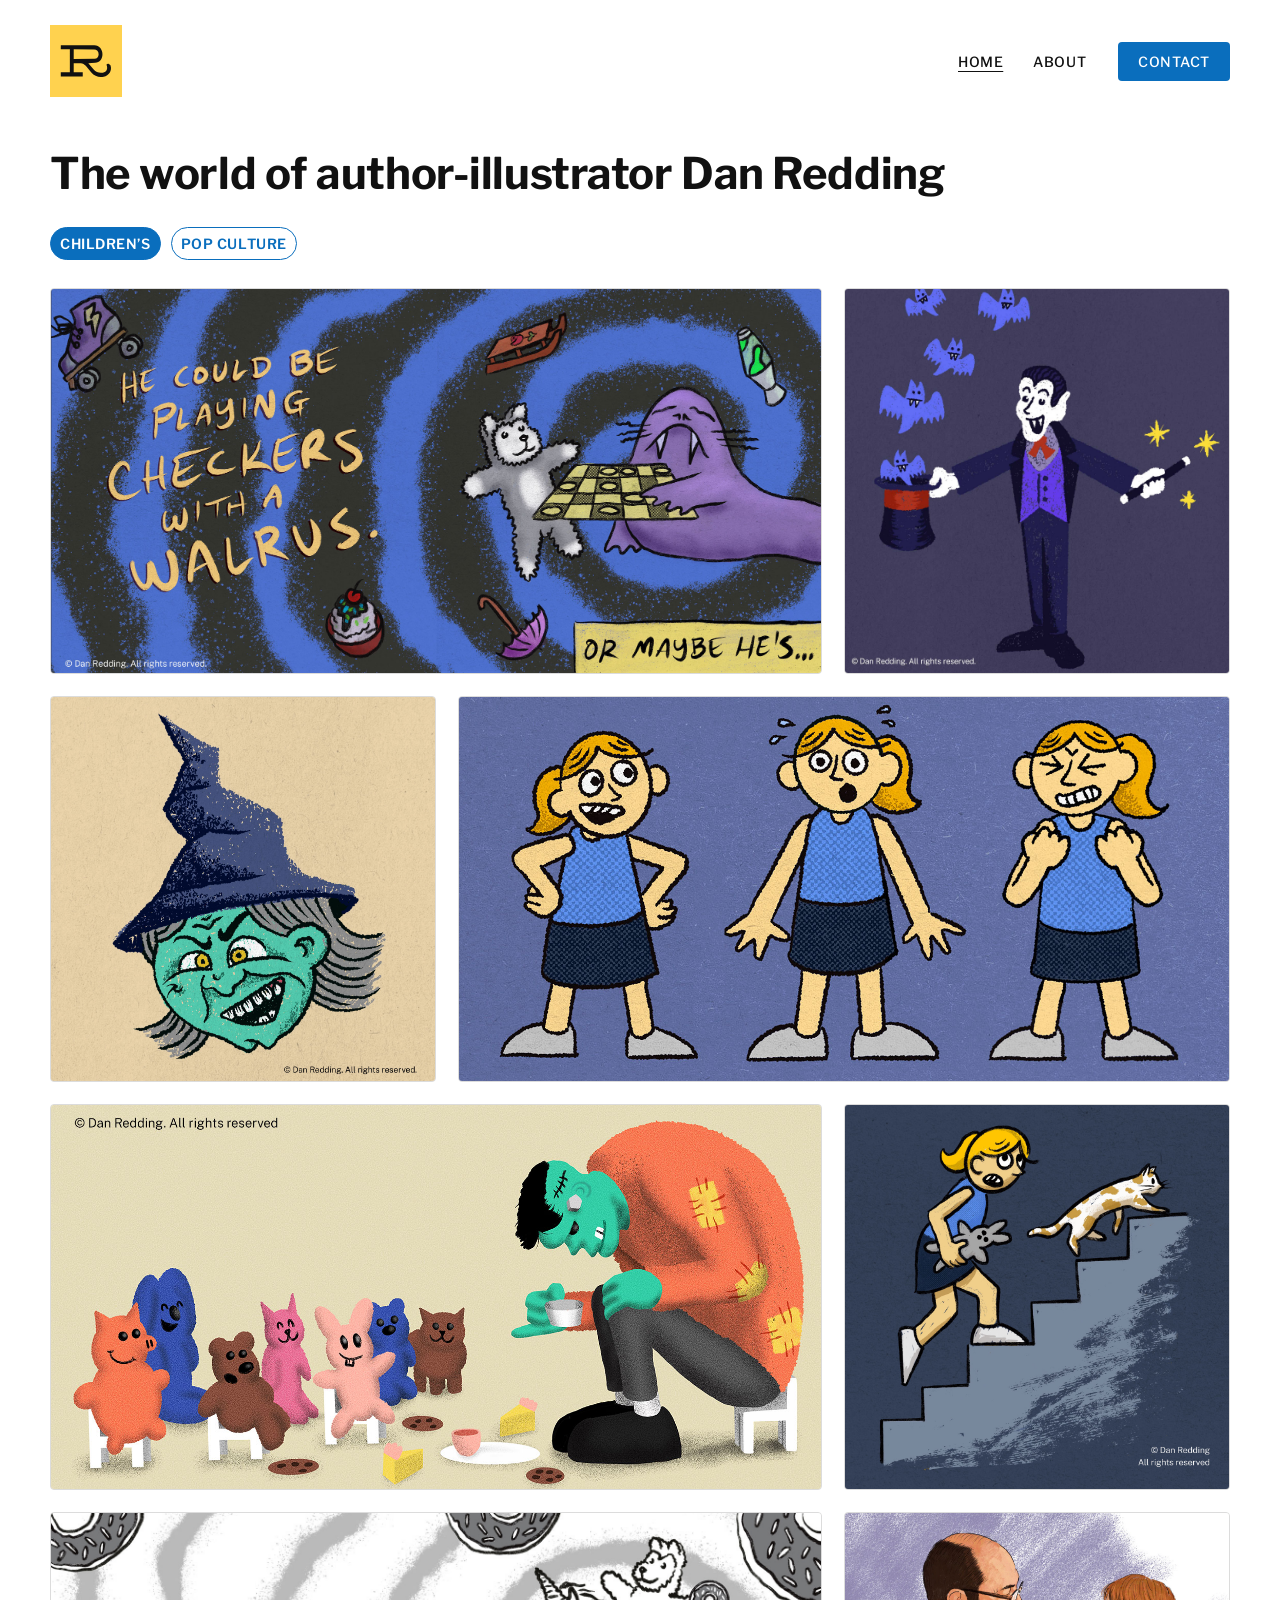
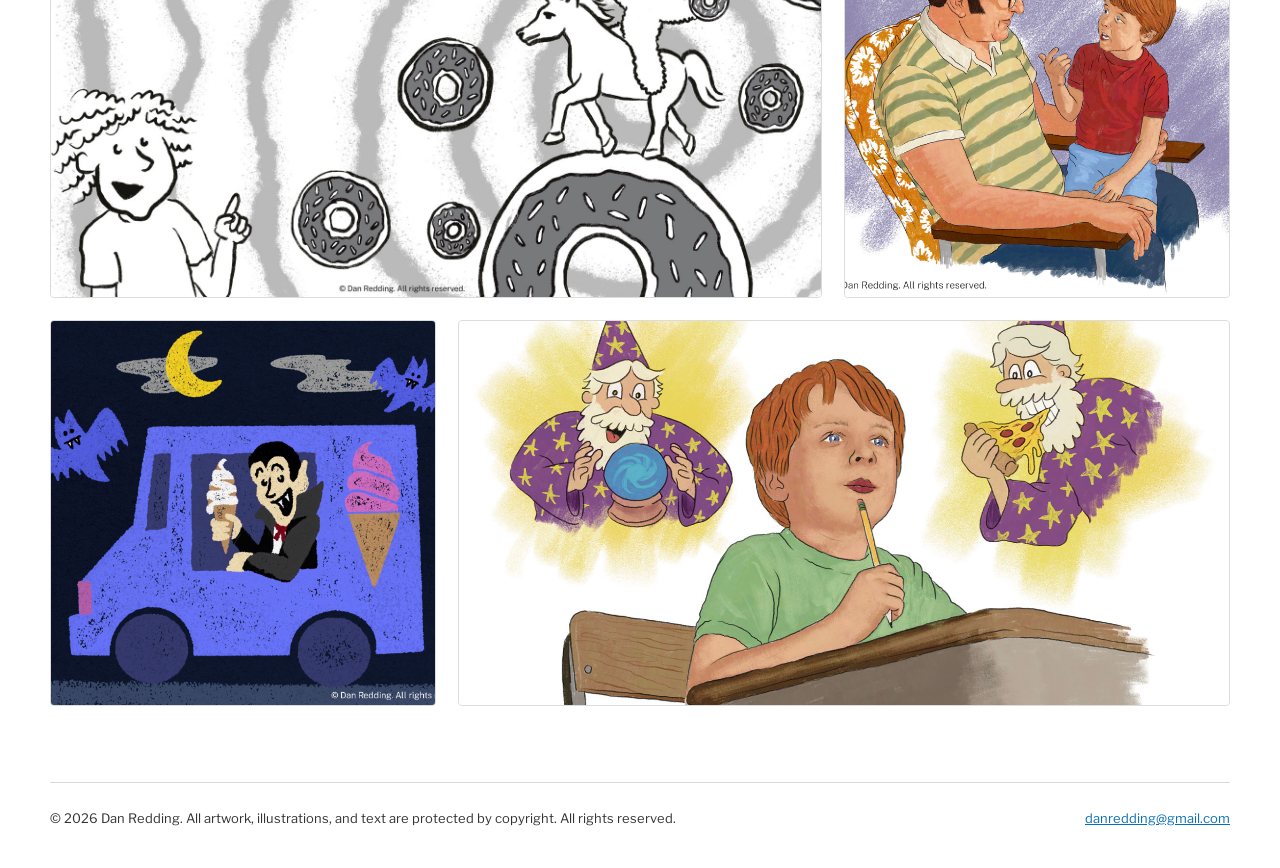
<file: index.html>
<!DOCTYPE html>
<html lang="en">
<head>
  <!-- Google tag (gtag.js) -->
  <script async src="https://www.googletagmanager.com/gtag/js?id=G-79E406EWGZ"></script>
  <script>
    window.dataLayer = window.dataLayer || [];
    function gtag(){dataLayer.push(arguments);}
    gtag('js', new Date());

    gtag('config', 'G-79E406EWGZ');
  </script>
  <meta charset="utf-8">
  <meta name="viewport" content="width=device-width, initial-scale=1">
  <title>Dan Redding | Author and Illustrator</title>
  <meta name="description" content="Dan Redding is a children's book author and illustrator. Browse his illustration portfolio, featuring original children's book artwork and character illustrations.">
  <meta name="robots" content="index, follow, noai, noimageai">
  <link rel="canonical" href="https://danredding.com/">
  <link rel="icon" type="image/png" href="uploads/favicon.png">
  <link rel="icon" type="image/svg+xml" href="uploads/logo.svg">
  <meta property="og:title" content="Dan Redding | Author and Illustrator">
  <meta property="og:description" content="Children's book illustration and character work by author-illustrator Dan Redding.">
  <meta property="og:url" content="https://danredding.com/">
  <meta property="og:type" content="website">
  <meta property="og:image" content="https://danredding.com/uploads/milo.jpg">
  <link rel="preconnect" href="https://fonts.googleapis.com">
  <link rel="preconnect" href="https://fonts.gstatic.com" crossorigin>
  <link href="https://fonts.googleapis.com/css2?family=Libre+Franklin:wght@400;500;600;700;800&display=swap" rel="stylesheet">
  <link rel="stylesheet" href="styles.css">
</head>
<body>
  <div class="wrap">
    <header class="site-header">
      <a class="logo" href="index.html" aria-label="Dan Redding, home"><img src="uploads/logo.svg" alt="Dan Redding" width="72" height="72"></a>
      <button class="menu-toggle" aria-label="Menu" aria-expanded="false" aria-controls="site-nav"><span></span><span></span><span></span></button>
      <nav class="nav" id="site-nav" aria-label="Main">
        <a href="index.html" aria-current="page">Home</a>
        <a href="about.html">About</a>
        <a class="btn" href="mailto:danredding@gmail.com">Contact</a>
      </nav>
    </header>

    <main>
      <h1 class="page-title">The world of author-illustrator Dan Redding</h1>

      <div class="pills" role="tablist" aria-label="Portfolio category">
        <button class="pill" role="tab" id="tab-childrens" aria-controls="panel-childrens" aria-selected="true">Children’s</button>
        <button class="pill" role="tab" id="tab-portraits" aria-controls="panel-portraits" aria-selected="false" tabindex="-1">Pop Culture</button>
      </div>

      <section class="gallery" id="panel-childrens" role="tabpanel" aria-labelledby="tab-childrens">
        <div class="row">
          <button class="tile wide" data-full="uploads/milo.jpg"><img src="uploads/milo.jpg" alt="Children's book spread by Dan Redding of a fluffy white creature playing checkers with a purple walrus" width="2000" height="999"><span class="cap">Milo – Book Spread 1</span></button>
          <button class="tile" data-full="uploads/Magician.jpg"><img src="uploads/Magician.jpg" alt="Illustration by Dan Redding of a vampire magician pulling bats out of a top hat" width="1800" height="1800" loading="lazy"><span class="cap">Abracadabra!</span></button>
        </div>
        <div class="row flip">
          <button class="tile" data-full="uploads/witch.jpg"><img src="uploads/witch.jpg" alt="Illustration by Dan Redding of a grinning green witch in a pointed hat" width="1363" height="1363" loading="lazy"><span class="cap">Witch</span></button>
          <button class="tile wide" data-full="uploads/Character.jpg"><img src="uploads/Character.jpg" alt="Character study by Dan Redding of a girl with pigtails in three expressions" width="1500" height="921" loading="lazy"><span class="cap">Character Study</span></button>
        </div>
        <div class="row">
          <button class="tile wide" data-full="uploads/frankenstein.jpg"><img src="uploads/frankenstein.jpg" alt="Children's book illustration by Dan Redding of Frankenstein's monster sharing tea with a row of stuffed animals" width="1500" height="750" loading="lazy"><span class="cap">Frank and Friends</span></button>
          <button class="tile" data-full="uploads/stairs.jpg"><img src="uploads/stairs.jpg" alt="Children's book illustration by Dan Redding of a girl chasing a cat up a staircase while holding a stuffed rabbit" width="1200" height="1200" loading="lazy"><span class="cap">Stairs</span></button>
        </div>
        <div class="row">
          <button class="tile wide" data-full="uploads/spread.jpg"><img src="uploads/spread.jpg" alt="Black-and-white children's book spread by Dan Redding of a curly-haired kid pointing at a teddy bear riding a unicorn across a giant donut, with donuts floating all around" width="2000" height="1000" loading="lazy"><span class="cap">Book Spread – Dummy Sketch</span></button>
          <button class="tile" data-full="uploads/grandpa.jpg"><img src="uploads/grandpa.jpg" alt="Illustration by Dan Redding of a young red-haired boy sitting on his grandfather's lap in an armchair, talking with his hands" width="1585" height="1438" loading="lazy"><span class="cap">Grandpa</span></button>
        </div>
        <div class="row flip">
          <button class="tile" data-full="uploads/dracula.jpg"><img src="uploads/dracula.jpg" alt="Illustration by Dan Redding of Dracula driving an ice cream truck at night" width="1400" height="1134" loading="lazy"><span class="cap">Ice Scream</span></button>
          <button class="tile wide" data-full="uploads/desk.jpg"><img src="uploads/desk.jpg" alt="Children's book illustration by Dan Redding of a boy daydreaming about wizards at his school desk" width="1500" height="1336" loading="lazy" style="object-position:50% 30%"><span class="cap">Children's Book Project</span></button>
        </div>
      </section>

      <section class="gallery portraits" id="panel-portraits" role="tabpanel" aria-labelledby="tab-portraits" hidden>
        <div class="prow">
          <button class="tile" data-full="uploads/beastie-boys.jpg" style="--ar:1.849"><img src="uploads/beastie-boys.jpg" alt="Portrait illustration by Dan Redding of the Beastie Boys in front of a teal brick wall" width="1640" height="887" loading="lazy"><span class="cap">Beastie Boys</span></button>
          <button class="tile" data-full="uploads/kool-moe-dee.jpg" style="--ar:1.296"><img src="uploads/kool-moe-dee.jpg" alt="Portrait illustration by Dan Redding of Kool Moe Dee in a white cap and dark sunglasses" width="1458" height="1125" loading="lazy"><span class="cap">Kool Moe Dee</span></button>
        </div>
        <div class="prow">
          <button class="tile" data-full="uploads/metallica-dan-redding.jpg" style="--ar:1.500"><img src="uploads/metallica-dan-redding.jpg" alt="Illustration by Dan Redding of Metallica's singer and guitarist performing" width="1200" height="800" loading="lazy"><span class="cap">Metallica</span></button>
          <button class="tile" data-full="uploads/men-i-trust.jpg" style="--ar:1.614"><img src="uploads/men-i-trust.jpg" alt="Portrait illustration by Dan Redding of the band Men I Trust against a blue background" width="1440" height="892" loading="lazy"><span class="cap">Men I Trust</span></button>
        </div>
        <div class="prow">
          <button class="tile" data-full="uploads/nirvana.jpg" style="--ar:1.478"><img src="uploads/nirvana.jpg" alt="Portrait illustration by Dan Redding of the three members of Nirvana" width="1596" height="1080" loading="lazy"><span class="cap">Nirvana</span></button>
          <button class="tile" data-full="uploads/sex-pistols.jpg" style="--ar:1.613"><img src="uploads/sex-pistols.jpg" alt="Illustration by Dan Redding of the Sex Pistols performing in front of a newspaper headline" width="1500" height="930" loading="lazy"><span class="cap">Johnny and Steve</span></button>
        </div>
      </section>
    </main>

    <footer class="site-footer">
      <span>© 2026 Dan Redding. All artwork, illustrations, and text are protected by copyright. All rights reserved.</span>
      <a href="mailto:danredding@gmail.com">danredding@gmail.com</a>
    </footer>
  </div>

  <div class="lightbox" role="dialog" aria-modal="true" aria-label="Artwork viewer">
    <button class="lb-btn lb-close" aria-label="Close">✕</button>
    <button class="lb-btn lb-prev" aria-label="Previous">‹</button>
    <figure><img alt=""><figcaption></figcaption></figure>
    <button class="lb-btn lb-next" aria-label="Next">›</button>
  </div>

  <script src="site.js"></script>
</body>
</html>
</file>
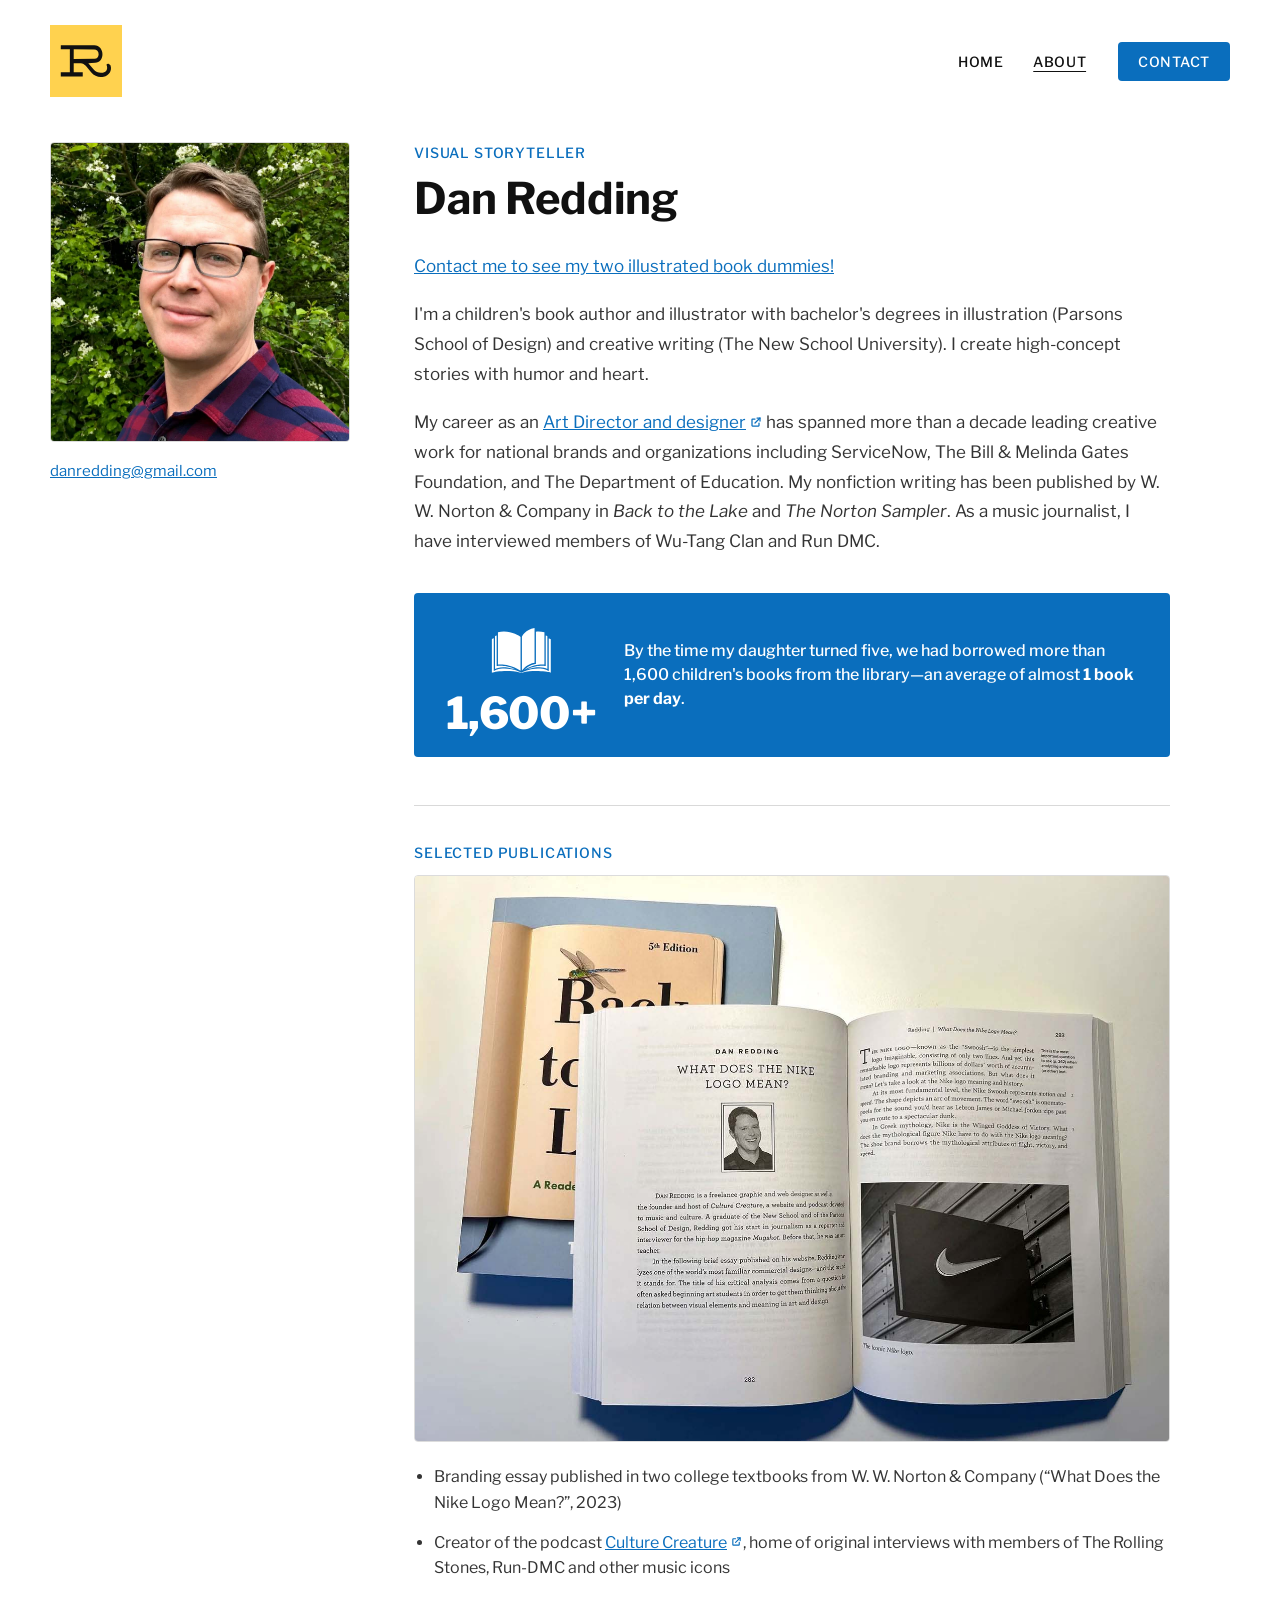
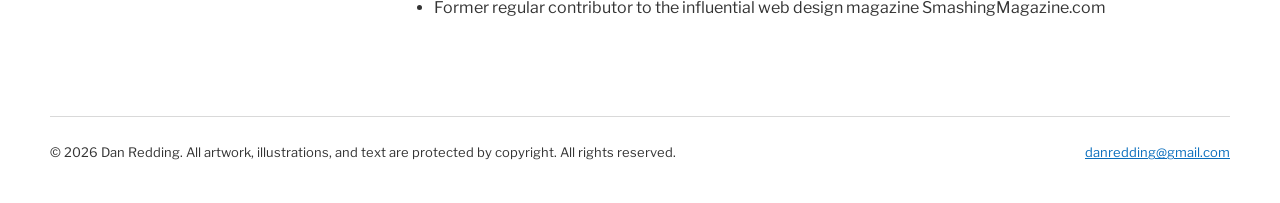
<file: about.html>
<!DOCTYPE html>
<html lang="en">
<head>
  <!-- Google tag (gtag.js) -->
  <script async src="https://www.googletagmanager.com/gtag/js?id=G-79E406EWGZ"></script>
  <script>
    window.dataLayer = window.dataLayer || [];
    function gtag(){dataLayer.push(arguments);}
    gtag('js', new Date());

    gtag('config', 'G-79E406EWGZ');
  </script>
  <meta charset="utf-8">
  <meta name="viewport" content="width=device-width, initial-scale=1">
  <title>About Dan Redding | Author and Illustrator</title>
  <meta name="description" content="Dan Redding is a children's book author and illustrator with degrees in illustration from Parsons School of Design and creative writing from The New School.">
  <meta name="robots" content="index, follow, noai, noimageai">
  <link rel="canonical" href="https://danredding.com/about.html">
  <link rel="icon" type="image/png" href="uploads/favicon.png">
  <link rel="icon" type="image/svg+xml" href="uploads/logo.svg">
  <link rel="preconnect" href="https://fonts.googleapis.com">
  <link rel="preconnect" href="https://fonts.gstatic.com" crossorigin>
  <link href="https://fonts.googleapis.com/css2?family=Libre+Franklin:wght@400;500;600;700;800&display=swap" rel="stylesheet">
  <link rel="stylesheet" href="styles.css">
</head>
<body>
  <div class="wrap">
    <header class="site-header">
      <a class="logo" href="index.html" aria-label="Dan Redding, home"><img src="uploads/logo.svg" alt="Dan Redding" width="72" height="72"></a>
      <button class="menu-toggle" aria-label="Menu" aria-expanded="false" aria-controls="site-nav"><span></span><span></span><span></span></button>
      <nav class="nav" id="site-nav" aria-label="Main">
        <a href="index.html">Home</a>
        <a href="about.html" aria-current="page">About</a>
        <a class="btn" href="mailto:danredding@gmail.com">Contact</a>
      </nav>
    </header>

    <main class="about">
      <aside>
        <img src="uploads/dan-redding-headshot.webp" alt="Portrait of Dan Redding">
        <p><a href="mailto:danredding@gmail.com">danredding@gmail.com</a></p>
      </aside>

      <div>
        <div class="eyebrow">Visual Storyteller</div>
        <h1>Dan Redding</h1>
        <div class="prose">
          <p><a href="mailto:danredding@gmail.com?subject=Book%20dummies">Contact me to see my two illustrated book dummies!</a></p>
          <p>I'm a children's book author and illustrator with bachelor's degrees in illustration (Parsons School of Design) and creative writing (The New School University). I create high-concept stories with humor and heart.</p>
          <p>My career as an <a href="https://reddingdesign.com" class="ext" target="_blank" rel="noopener">Art Director and designer<span class="sr-only"> (opens in a new tab)</span></a> has spanned more than a decade leading creative work for national brands and  organizations including ServiceNow, The Bill & Melinda Gates Foundation, and The Department of Education. My nonfiction writing has been published by W. W. Norton & Company in <cite>Back to the Lake</cite> and <cite>The Norton Sampler</cite>. As a music journalist, I have interviewed members of Wu-Tang Clan and Run DMC.</p>
        </div>

        <div class="stat">
          <div class="num">
            <img src="uploads/book.svg" alt="" style="filter:brightness(0) invert(1)">
            <strong>1,600+</strong>
          </div>
          <p>By the time my daughter turned five, we had borrowed more than 1,600 children's books from the library—an average of almost <strong>1 book per day</strong>.</p>
        </div>

        <section class="pubs">
          <div class="eyebrow">Selected Publications</div>
          <img src="uploads/dan-book.jpg" alt="Pages from a W. W. Norton college textbook featuring Dan Redding's essay &quot;What Does the Nike Logo Mean?&quot;" loading="lazy">
          <ul>
            <li>Branding essay published in two college textbooks from W. W. Norton &amp; Company (“What Does the Nike Logo Mean?”, 2023)</li>
            <li>Creator of the podcast <a href="https://open.spotify.com/show/0ja2frVptqz3XPkOBIXb6D" class="ext" target="_blank" rel="noopener">Culture Creature<span class="sr-only"> (opens in a new tab)</span></a>, home of original interviews with members of The Rolling Stones, Run-DMC and other music icons</li>
            <li>Former regular contributor to the influential web design magazine SmashingMagazine.com</li>
          </ul>
        </section>
      </div>
    </main>

    <footer class="site-footer">
      <span>© 2026 Dan Redding. All artwork, illustrations, and text are protected by copyright. All rights reserved.</span>
      <a href="mailto:danredding@gmail.com">danredding@gmail.com</a>
    </footer>
  </div>
  <script src="site.js"></script>
</body>
</html>
</file>
<file: styles.css>
/* Dan Redding — site styles */
:root {
  --ink: #111;
  --ink-soft: #333;
  --muted: #555;
  --line: #d9d9d9;
  --tile-line: #dcdcdc;
  --bg: #fff;
  --yellow: #ffd24f;
  --blue: #0a6ebd;
  --blue-dark: #085a9b;
  --gutter: 50px;
  --gap: 22px;
  --maxw: 1512px;
}

* { box-sizing: border-box; margin: 0; padding: 0; }
html { -webkit-text-size-adjust: 100%; }
body {
  background: var(--bg);
  color: var(--ink);
  font-family: 'Libre Franklin', -apple-system, BlinkMacSystemFont, 'Helvetica Neue', Arial, sans-serif;
  font-size: 16px;
  line-height: 1.5;
  overflow-x: hidden;
}
img { max-width: 100%; display: block; }
a { color: var(--blue); }
a:hover { color: var(--blue-dark); }
:focus-visible { outline: 3px solid var(--blue); outline-offset: 3px; }

.wrap { max-width: var(--maxw); margin: 0 auto; padding: 0 var(--gutter); }

/* External link icon (follows link color) */
a.ext::after {
  content: ""; display: inline-block; width: 0.72em; height: 0.72em; margin-left: 0.25em; vertical-align: 0.02em;
  background-color: currentColor;
  -webkit-mask: url("data:image/svg+xml,%3Csvg xmlns='http://www.w3.org/2000/svg' viewBox='0 0 24 24' fill='none' stroke='black' stroke-width='2.5' stroke-linecap='round' stroke-linejoin='round'%3E%3Cpath d='M14 4h6v6'/%3E%3Cpath d='M20 4L10 14'/%3E%3Cpath d='M18 14v5a1 1 0 0 1-1 1H5a1 1 0 0 1-1-1V7a1 1 0 0 1 1-1h5'/%3E%3C/svg%3E") center / contain no-repeat;
          mask: url("data:image/svg+xml,%3Csvg xmlns='http://www.w3.org/2000/svg' viewBox='0 0 24 24' fill='none' stroke='black' stroke-width='2.5' stroke-linecap='round' stroke-linejoin='round'%3E%3Cpath d='M14 4h6v6'/%3E%3Cpath d='M20 4L10 14'/%3E%3Cpath d='M18 14v5a1 1 0 0 1-1 1H5a1 1 0 0 1-1-1V7a1 1 0 0 1 1-1h5'/%3E%3C/svg%3E") center / contain no-repeat;
}
.sr-only { position: absolute; width: 1px; height: 1px; padding: 0; margin: -1px; overflow: hidden; clip: rect(0 0 0 0); white-space: nowrap; border: 0; }

/* ---------- Header ---------- */
.site-header { padding-top: 25px; padding-bottom: 25px; display: flex; align-items: center; justify-content: space-between; gap: 16px; }
.logo { display: block; width: 72px; height: 72px; flex-shrink: 0; }
.logo img { width: 100%; height: 100%; }

.nav { display: flex; align-items: center; gap: 30px; }
.nav a {
  font-size: 14px; font-weight: 500; letter-spacing: 0.04em; text-transform: uppercase;
  color: var(--ink); text-decoration: none; text-underline-offset: 4px; text-decoration-thickness: 2px;
}
.nav a:hover, .nav a[aria-current="page"] { text-decoration: underline; color: var(--ink); }
.nav a.btn {
  background: var(--blue); color: #fff; padding: 9px 20px; border-radius: 4px; margin-left: 2px;
}
.nav a.btn:hover { background: var(--blue-dark); text-decoration: none; color: #fff; }

.menu-toggle { display: none; background: none; border: 0; padding: 8px; cursor: pointer; }
.menu-toggle span { display: block; width: 24px; height: 2px; background: var(--ink); margin: 5px 0; transition: transform .2s, opacity .2s; }
.menu-toggle[aria-expanded="true"] span:nth-child(1) { transform: translateY(7px) rotate(45deg); }
.menu-toggle[aria-expanded="true"] span:nth-child(2) { opacity: 0; }
.menu-toggle[aria-expanded="true"] span:nth-child(3) { transform: translateY(-7px) rotate(-45deg); }

/* ---------- Headline ---------- */
.page-title {
  font-weight: 700; font-size: clamp(30px, 3.4vw, 48px); line-height: 1.12; letter-spacing: -0.01em;
  margin: 28px 0 44px;
}

/* ---------- Category pills ---------- */
.pills { display: flex; gap: 10px; margin: -16px 0 28px; flex-wrap: wrap; }
.pill {
  font: inherit; font-size: 14px; font-weight: 600; letter-spacing: 0.04em; text-transform: uppercase;
  padding: 5px 9px; border-radius: 999px; cursor: pointer;
  background: #fff; color: var(--blue); border: 1.5px solid var(--blue);
  transition: background .15s ease, color .15s ease;
}
.pill:hover { background: #eef5fb; }
.pill[aria-selected="true"] { background: var(--blue); color: #fff; }
.pill[aria-selected="true"]:hover { background: var(--blue-dark); border-color: var(--blue-dark); }

/* ---------- Gallery ---------- */
.gallery { display: flex; flex-direction: column; gap: var(--gap); padding-bottom: 76px; }
.row { display: grid; gap: var(--gap); grid-template-columns: 2fr 1fr; }
.row.flip { grid-template-columns: 1fr 2fr; }
.tile {
  position: relative; display: block; width: 100%; padding: 0; margin: 0;
  border: 1px solid var(--tile-line); border-radius: 4px; overflow: hidden;
  background: #f4f3ef; cursor: zoom-in; aspect-ratio: 2 / 1;
}
.row .tile:not(.wide) { aspect-ratio: auto; }
.tile img { position: absolute; inset: 0; width: 100%; height: 100%; object-fit: cover; transition: transform .5s ease; }
.tile:hover img { transform: scale(1.02); }
.tile .cap {
  position: absolute; left: 0; right: 0; bottom: 0; padding: 40px 18px 14px;
  background: linear-gradient(to top, rgba(0,0,0,.6), transparent);
  color: #fff; font-size: 15px; font-weight: 600; text-align: left;
  opacity: 0; transition: opacity .2s ease;
}
.tile:hover .cap, .tile:focus-visible .cap { opacity: 1; }
.gallery[hidden] { display: none; }
/* Portraits: justified rows, each image at its true proportions (no cropping) */
.prow { display: flex; gap: var(--gap); }
.prow .tile { flex: var(--ar, 1.5) 1 0; min-width: 0; aspect-ratio: var(--ar, 1.5); }

/* ---------- Footer ---------- */
.site-footer {
  border-top: 1px solid var(--line); padding: 26px 0 40px;
  display: flex; justify-content: space-between; align-items: baseline; gap: 12px 32px; flex-wrap: wrap;
  font-size: 13px; color: var(--ink-soft);
}

/* ---------- Lightbox ---------- */
.lightbox { position: fixed; inset: 0; z-index: 50; background: rgba(12,12,12,.94); display: none; align-items: center; justify-content: center; padding: 56px 80px; }
.lightbox.open { display: flex; }
.lightbox figure { max-width: 1100px; display: flex; flex-direction: column; align-items: center; gap: 14px; }
.lightbox img { max-width: 100%; max-height: 82vh; object-fit: contain; border-radius: 4px; }
.lightbox figcaption { color: #fff; font-size: 16px; font-weight: 600; text-align: center; }
.lb-btn { position: absolute; width: 48px; height: 48px; border: 0; border-radius: 50%; background: rgba(255,255,255,.12); color: #fff; font-size: 26px; line-height: 1; cursor: pointer; display: flex; align-items: center; justify-content: center; }
.lb-btn:hover { background: rgba(255,255,255,.24); }
.lb-prev { left: 20px; top: 50%; transform: translateY(-50%); }
.lb-next { right: 20px; top: 50%; transform: translateY(-50%); }
.lb-close { right: 20px; top: 20px; font-size: 22px; }

/* ---------- About ---------- */
.about { display: grid; grid-template-columns: 300px 1fr; gap: 64px; padding: 20px 0 96px; max-width: 1120px; }
.about aside { position: sticky; top: 24px; align-self: start; }
.about aside img { width: 100%; border: 1px solid var(--tile-line); border-radius: 4px; }
.about aside p { margin-top: 18px; font-size: 15px; }
.about .eyebrow { font-size: 14px; font-weight: 500; letter-spacing: .06em; text-transform: uppercase; color: var(--blue); margin-bottom: 12px; }
.about h1 { font-size: clamp(32px, 3.4vw, 48px); font-weight: 700; line-height: 1.12; letter-spacing: -0.01em; margin-bottom: 28px; }
.prose p { font-size: 17px; line-height: 1.75; color: var(--ink-soft); margin-bottom: 1.1em; }
.stat {
  margin-top: 36px; padding: 22px 32px; border-radius: 4px; background: var(--blue); color: #fff;
  display: flex; align-items: center; gap: 28px;
}
.stat .num { display: flex; flex-direction: column; align-items: center; gap: 4px; flex-shrink: 0; }
.stat .num img { width: 72px; height: 72px; }
.stat .num strong { font-size: 44px; font-weight: 800; line-height: 1; letter-spacing: -0.02em; white-space: nowrap; }
.stat p { font-size: 16px; line-height: 1.5; font-weight: 500; }
.pubs { margin-top: 48px; padding-top: 36px; border-top: 1px solid var(--line); }
.pubs img { width: 100%; border: 1px solid var(--tile-line); border-radius: 4px; margin-bottom: 22px; }
.pubs ul { padding-left: 20px; display: flex; flex-direction: column; gap: 14px; }
.pubs li { font-size: 16px; line-height: 1.6; color: var(--ink-soft); }

/* ---------- Responsive ---------- */
@media (max-width: 900px) {
  :root { --gutter: 24px; --gap: 16px; }
  .row, .row.flip { grid-template-columns: 1fr; }
  .row .tile, .row .tile.wide { aspect-ratio: auto; }
  .row .tile img { position: static; height: auto; }
  .tile .cap { display: none; }
  .prow { flex-direction: column; }
  .prow .tile { flex: none; aspect-ratio: auto; }
  .portraits .tile img { position: static; height: auto; }
  .pills { margin: -8px 0 22px; }
  .about { grid-template-columns: 1fr; gap: 32px; }
  .about aside { position: static; max-width: 320px; }
}
@media (max-width: 640px) {
  :root { --gutter: 16px; }
  .site-header { padding-top: 16px; padding-bottom: 16px; position: relative; }
  .logo { width: 52px; height: 52px; }
  .menu-toggle { display: block; }
  .nav {
    display: none; position: absolute; top: 100%; left: 0; right: 0; z-index: 20;
    flex-direction: column; align-items: stretch; gap: 0; background: #fff;
    border-top: 1px solid var(--line); border-bottom: 1px solid var(--line); padding: 4px var(--gutter) 16px;
  }
  .nav.open { display: flex; }
  .nav a { padding: 14px 0; border-bottom: 1px solid #eee; font-size: 15px; }
  .nav a.btn { margin: 14px 0 0; text-align: center; border-bottom: 0; }
  .page-title { margin: 12px 0 28px; }
  .pills { margin: -12px 0 20px; }
  .lightbox { padding: 64px 12px; }
  .lb-prev, .lb-next { top: auto; bottom: 14px; transform: none; }
  .stat { flex-direction: column; text-align: center; }
  .site-footer { flex-direction: column; }
}
@media (prefers-reduced-motion: reduce) { * { transition: none !important; } }
</file>
